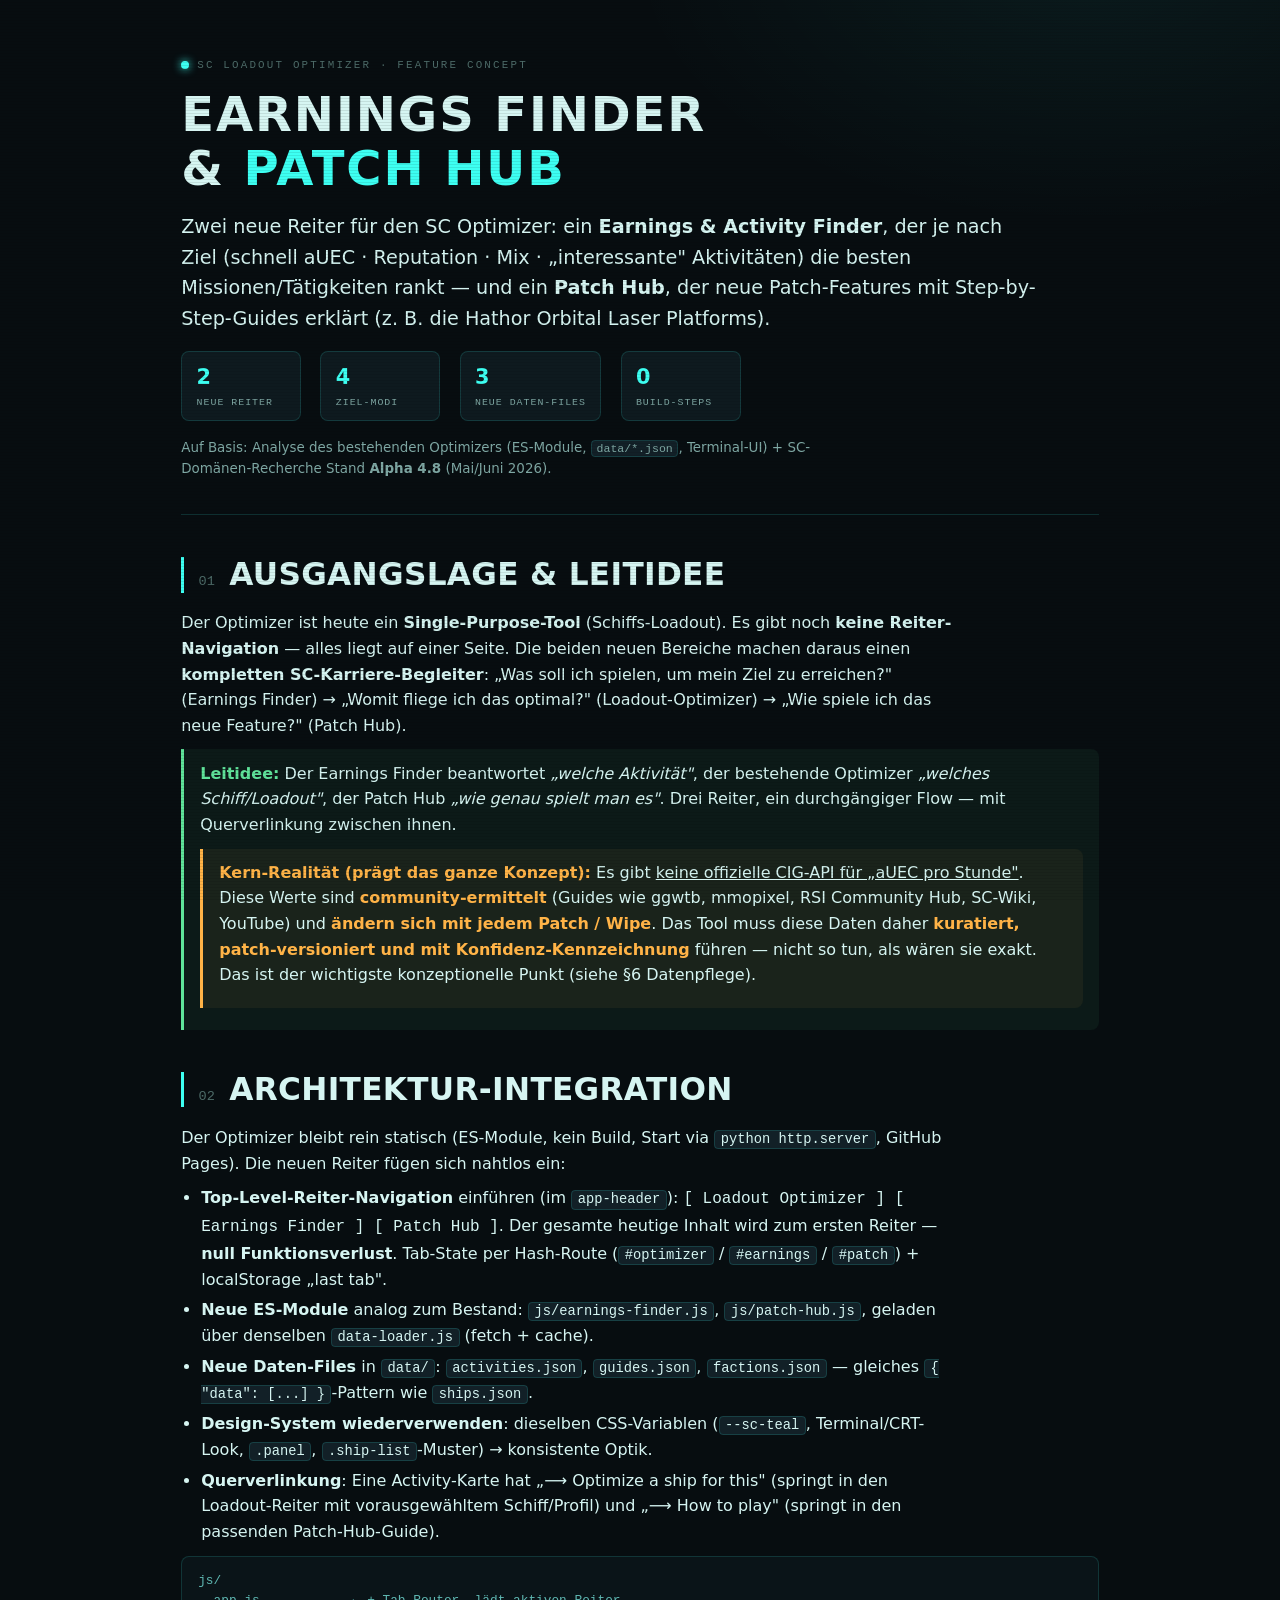
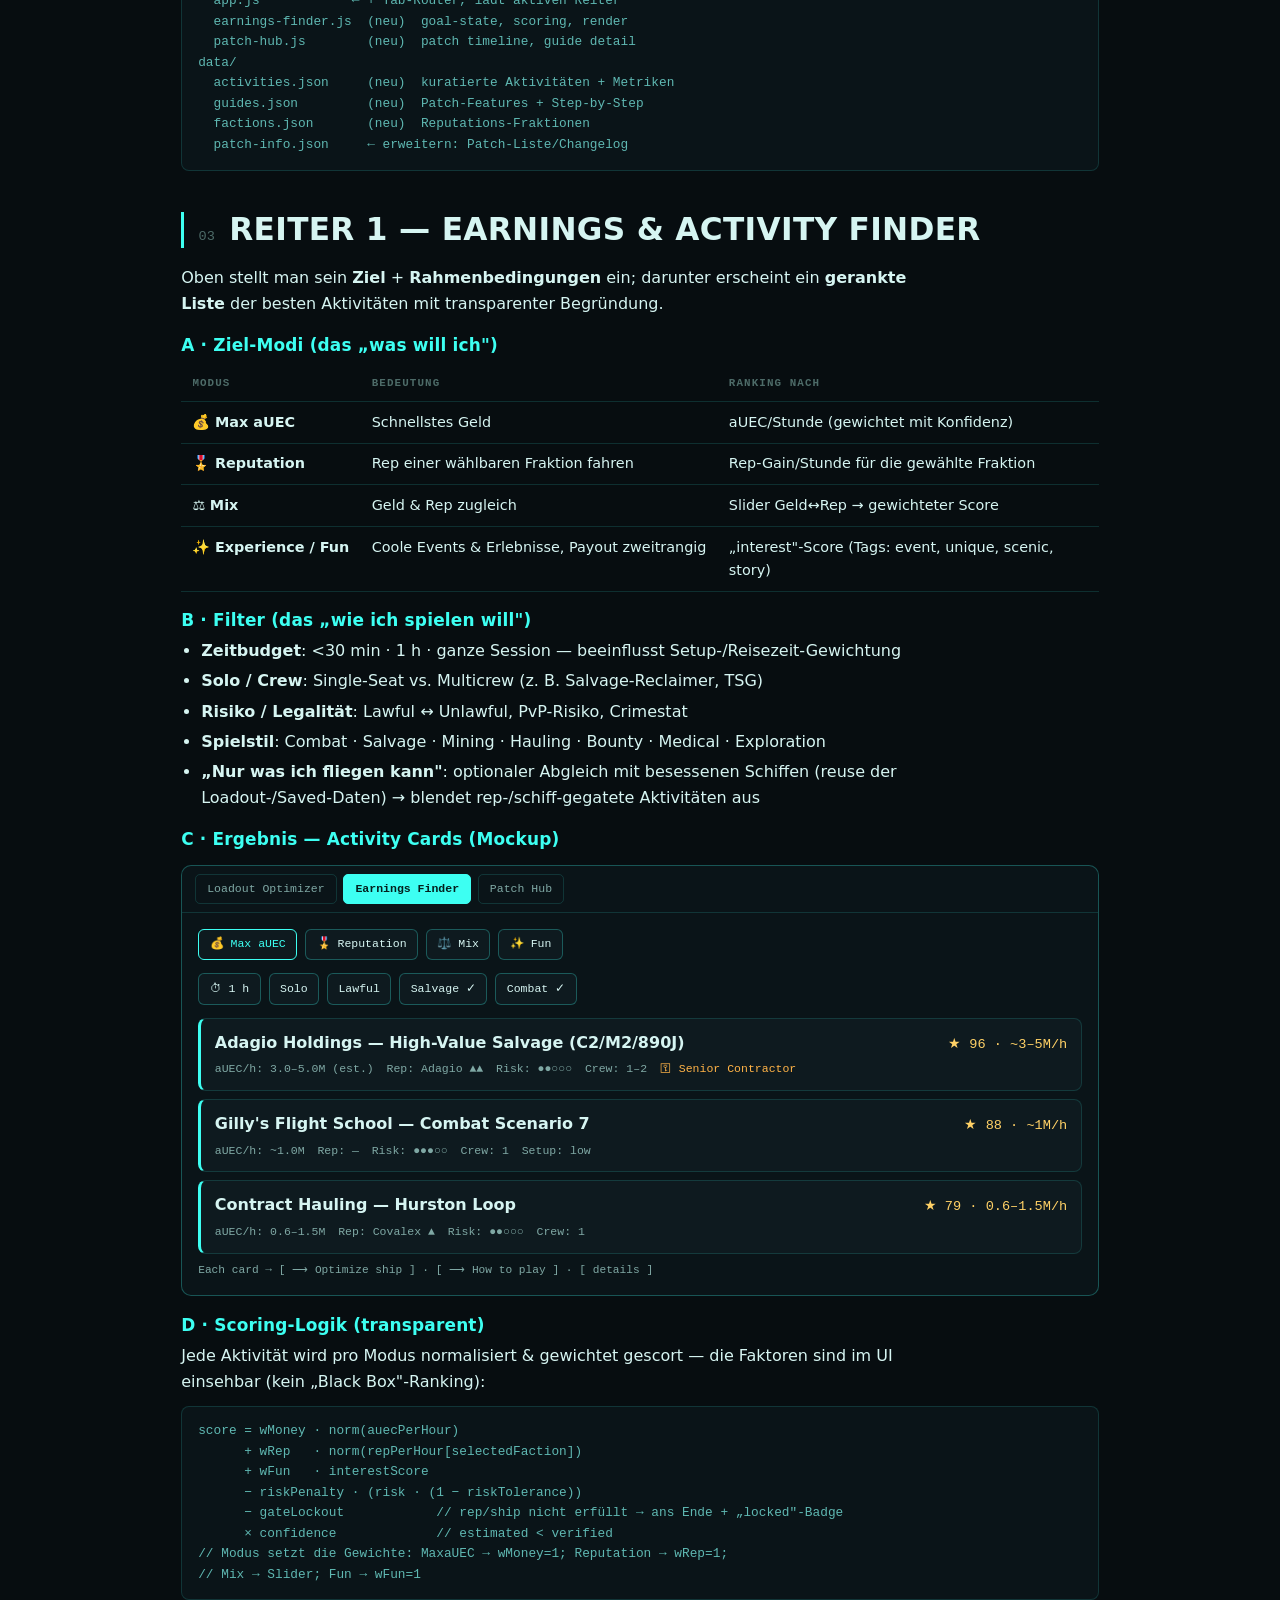
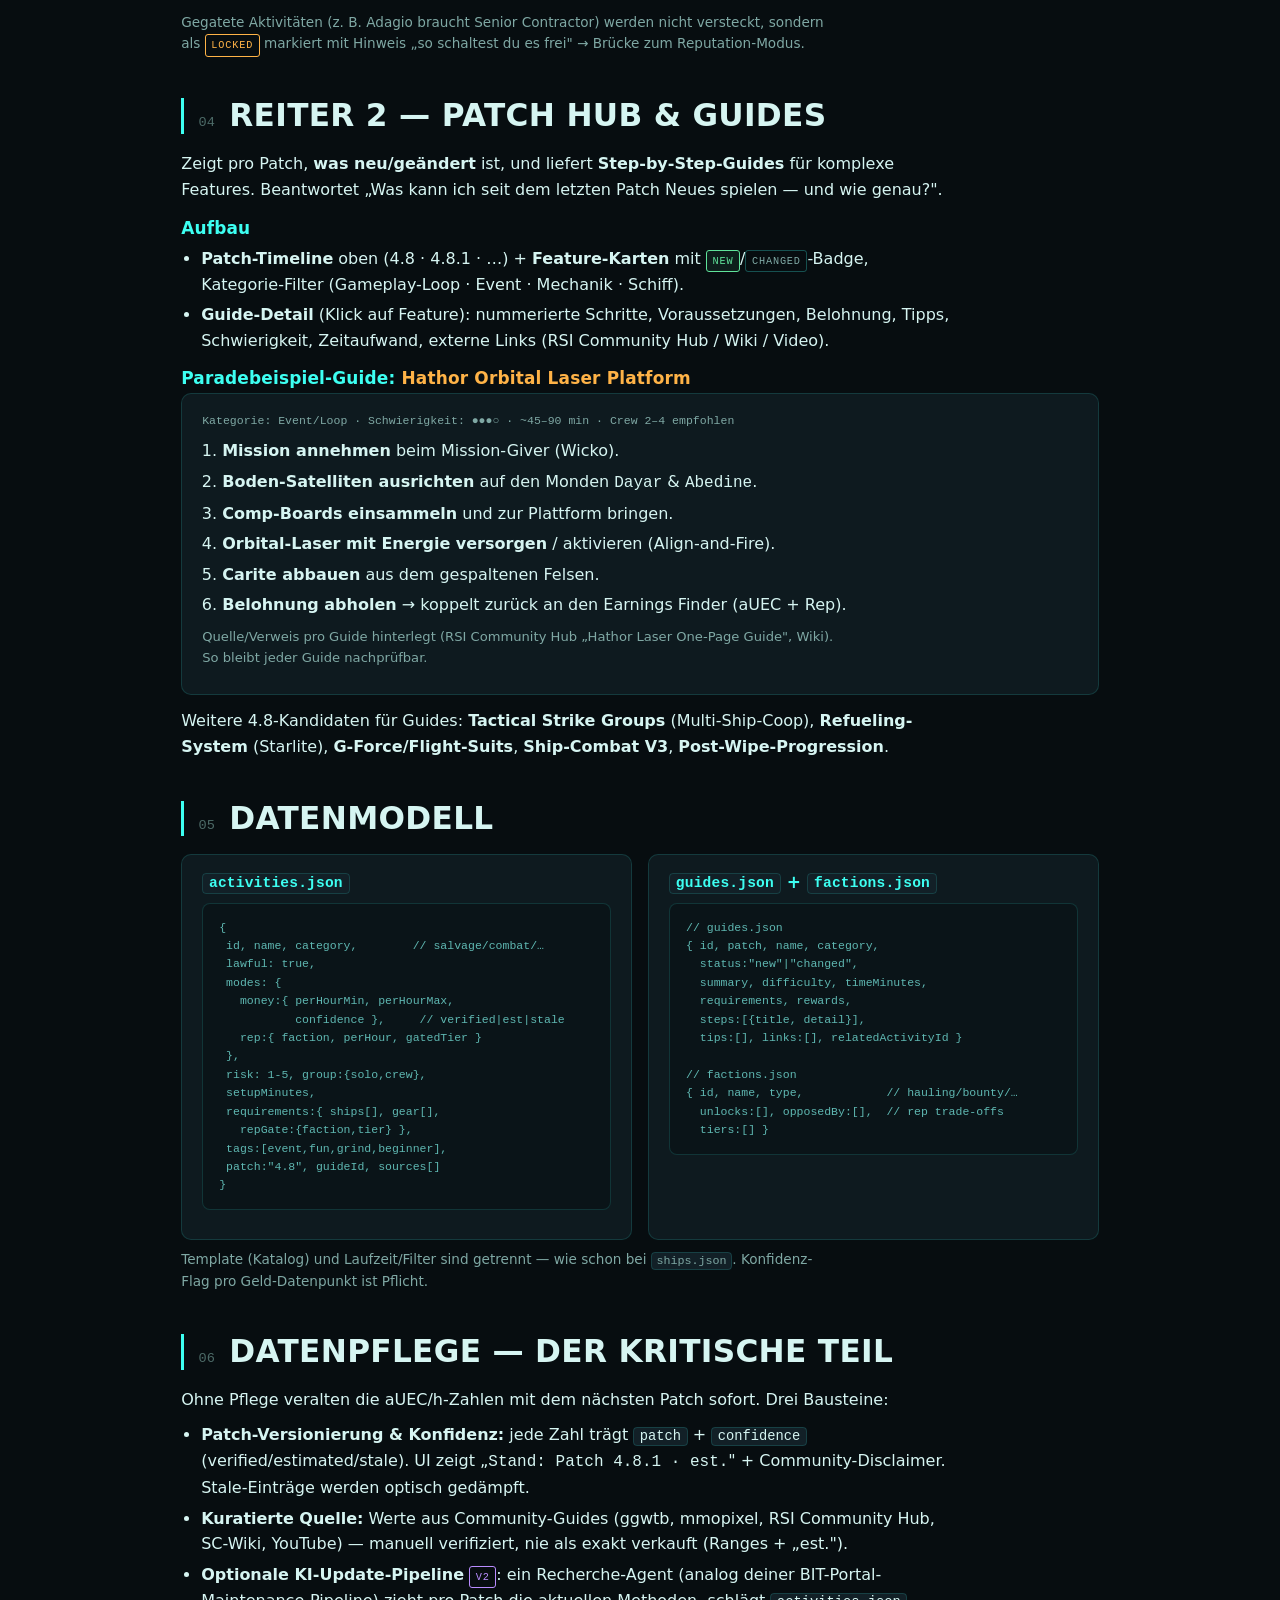
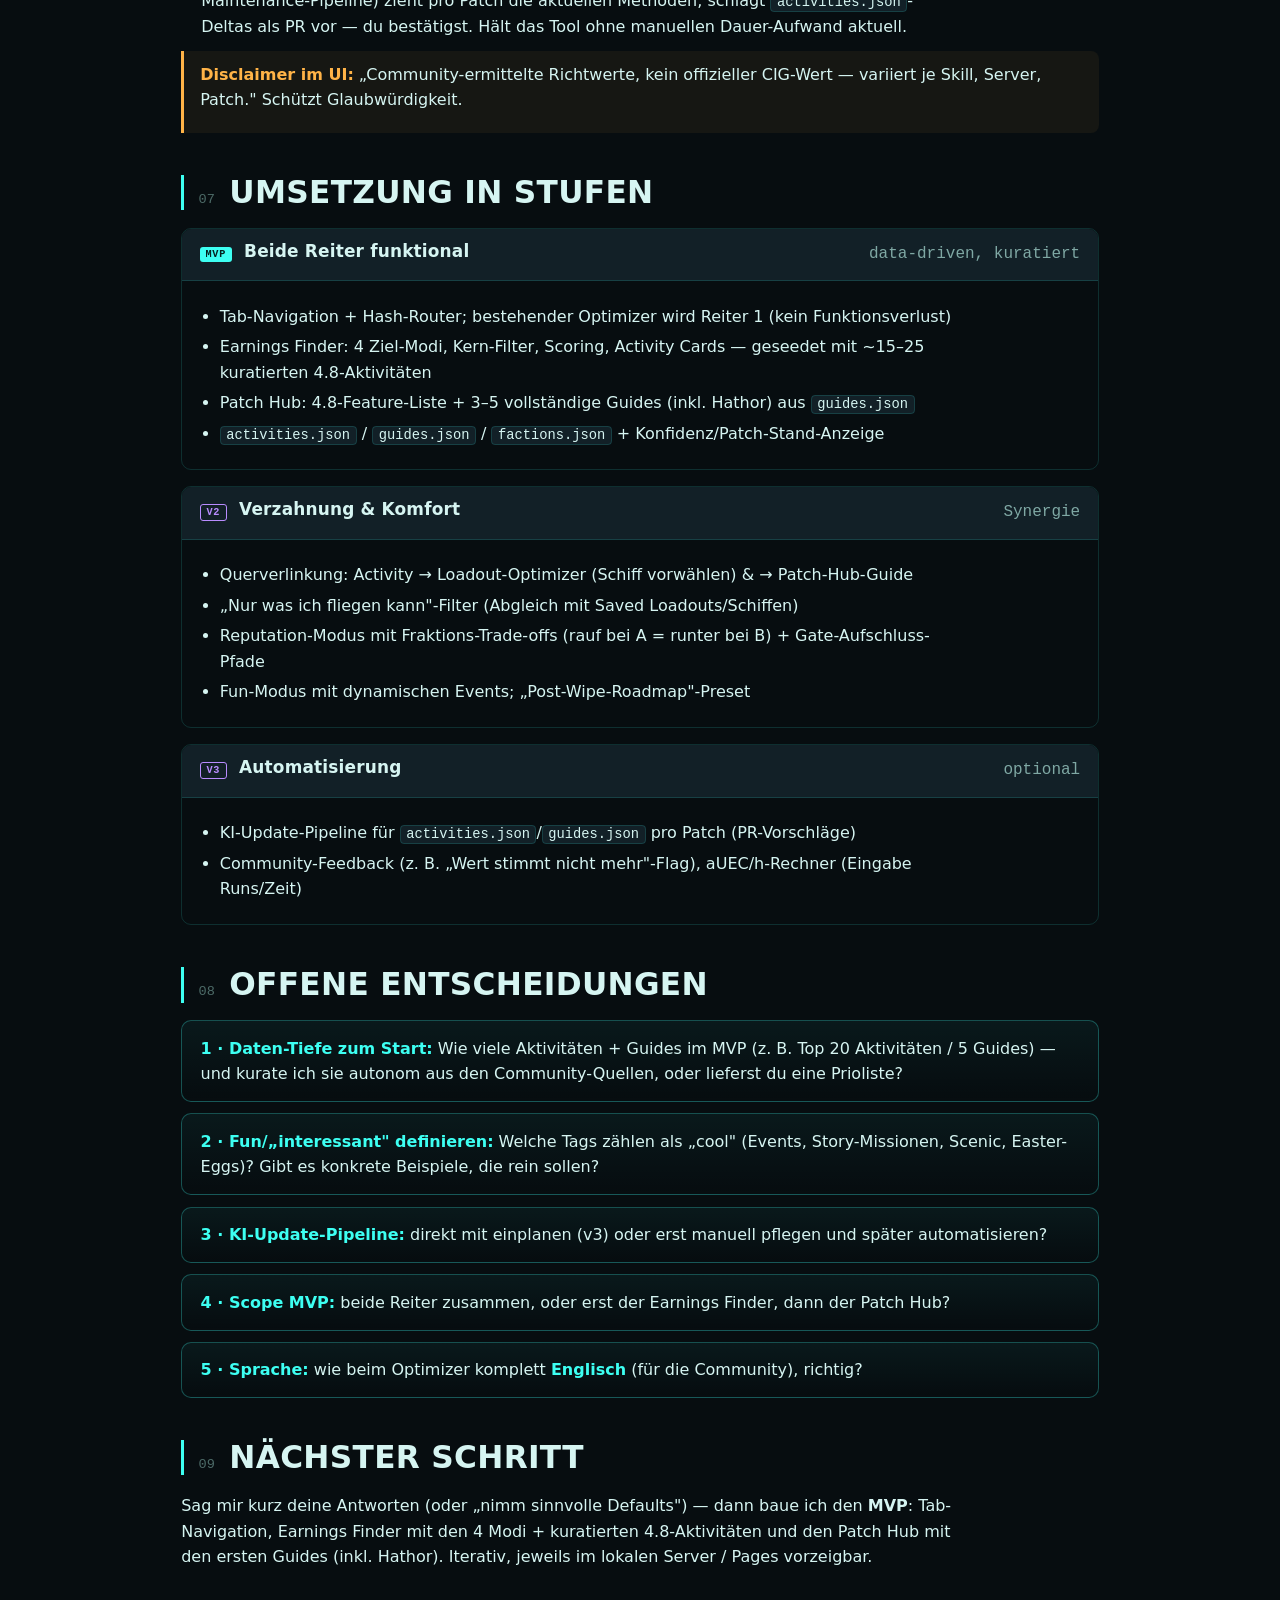
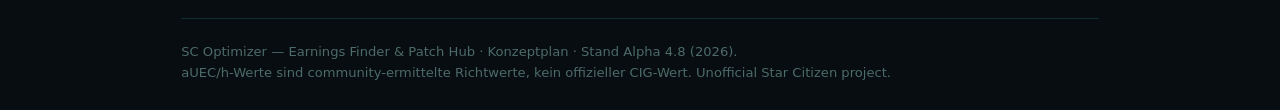
<file: docs/earnings-patchhub-plan.html>
<!DOCTYPE html>
<html lang="de">
<head>
<meta charset="UTF-8" />
<meta name="viewport" content="width=device-width, initial-scale=1.0" />
<title>SC Optimizer — Earnings Finder & Patch Hub · Konzeptplan</title>
<style>
  :root{
    --bg:#070d10; --bg2:#0a1418; --surface:#0e1a1f; --surface2:#122027; --line:rgba(61,255,242,.14); --line2:rgba(61,255,242,.28);
    --teal:#3dfff2; --teal-dim:#5fb8b2; --teal-deep:#1b6b66; --ink:#d6f5f2; --dim:#7fa8a4; --faint:#4d6b68;
    --amber:#ffb347; --gold:#ffd166; --crit:#ff5c6c; --green:#5fe39a; --violet:#b98cff;
    --mono:"Cascadia Code",ui-monospace,"Source Code Pro",Consolas,monospace;
    --sans:system-ui,-apple-system,"Segoe UI",Roboto,sans-serif;
  }
  *{box-sizing:border-box;margin:0;padding:0}
  body{background:var(--bg);color:var(--ink);font-family:var(--sans);line-height:1.6;
    background-image:radial-gradient(60% 50% at 85% -5%,rgba(61,255,242,.06),transparent 60%);background-attachment:fixed}
  .wrap{max-width:1020px;margin:0 auto;padding:clamp(1.1rem,4vw,3.4rem)}
  h1,h2,h3{line-height:1.12;letter-spacing:.01em}
  h1{font-size:clamp(1.9rem,5vw,3rem);text-transform:uppercase;letter-spacing:.04em}
  h2{font-size:clamp(1.35rem,3vw,1.95rem);text-transform:uppercase}
  h3{font-size:1.06rem;margin-bottom:.3rem}
  .mono{font-family:var(--mono)} .teal{color:var(--teal)} .amber{color:var(--amber)} .dim{color:var(--dim)} .muted{color:var(--dim)}
  .kick{font-family:var(--mono);font-size:.72rem;letter-spacing:.28em;text-transform:uppercase;color:var(--teal)}
  a{color:var(--teal)}
  header.top{border-bottom:1px solid var(--line);padding-bottom:1.6rem;margin-bottom:2.4rem}
  .badge{display:inline-flex;gap:.5rem;align-items:center;font-family:var(--mono);font-size:.68rem;letter-spacing:.2em;color:var(--faint);text-transform:uppercase;margin-bottom:.9rem}
  .dot{width:8px;height:8px;border-radius:50%;background:var(--teal);box-shadow:0 0 9px var(--teal)}
  .lead{font-size:clamp(1.02rem,1.6vw,1.2rem);max-width:70ch;color:var(--ink)}
  section{margin:2.6rem 0}
  .sh{display:flex;align-items:baseline;gap:.9rem;border-left:3px solid var(--teal);padding-left:.9rem;margin-bottom:1.1rem}
  .sh .no{font-family:var(--mono);color:var(--faint);font-size:.85rem}
  p{margin:.55rem 0;max-width:76ch} ul,ol{margin:.5rem 0 .5rem 1.25rem} li{margin:.3rem 0;max-width:74ch}
  .card{background:var(--surface);border:1px solid var(--line);border-radius:10px;padding:1.1rem 1.25rem}
  .grid{display:grid;gap:1rem} .g2{grid-template-columns:1fr 1fr}
  @media(max-width:780px){.g2{grid-template-columns:1fr}}
  table{width:100%;border-collapse:collapse;margin:.7rem 0;font-size:.9rem;display:block;overflow-x:auto}
  th,td{text-align:left;padding:.55rem .7rem;border-bottom:1px solid var(--line);vertical-align:top;white-space:nowrap}
  td:last-child,th:last-child{white-space:normal}
  th{font-family:var(--mono);font-size:.68rem;letter-spacing:.1em;text-transform:uppercase;color:var(--faint)}
  code{font-family:var(--mono);font-size:.86em;background:var(--surface2);padding:.08em .4em;border-radius:4px;border:1px solid var(--line)}
  pre{background:var(--bg2);border:1px solid var(--line);border-radius:8px;padding:.9rem 1rem;overflow-x:auto;font-family:var(--mono);font-size:.8rem;color:var(--teal-dim);margin:.7rem 0}
  .pill{display:inline-block;font-family:var(--mono);font-size:.64rem;letter-spacing:.08em;text-transform:uppercase;padding:.18em .55em;border-radius:3px;border:1px solid var(--line2);color:var(--dim)}
  .pill.new{border-color:var(--green);color:var(--green);background:rgba(95,227,154,.08)}
  .pill.mvp{background:var(--teal);color:#04201e;font-weight:700;border:0}
  .pill.v2{border-color:var(--violet);color:var(--violet)}
  .mock{border:1px solid var(--line2);border-radius:10px;overflow:hidden;margin:1rem 0;background:var(--bg2)}
  .mock .bar{display:flex;gap:.4rem;padding:.5rem .8rem;border-bottom:1px solid var(--line);font-family:var(--mono);font-size:.72rem}
  .tab{padding:.3rem .7rem;border-radius:5px;color:var(--dim);border:1px solid var(--line)}
  .tab.on{background:var(--teal);color:#04201e;border-color:var(--teal);font-weight:700}
  .mock .body{padding:1rem}
  .ctrlrow{display:flex;gap:.5rem;flex-wrap:wrap;margin-bottom:.8rem}
  .ctrl{font-family:var(--mono);font-size:.72rem;padding:.35rem .65rem;border:1px solid var(--line2);border-radius:6px;color:var(--ink);background:var(--surface)}
  .ctrl.sel{border-color:var(--teal);color:var(--teal)}
  .acard{border:1px solid var(--line);border-left:3px solid var(--teal);border-radius:8px;padding:.7rem .85rem;margin:.5rem 0;background:var(--surface)}
  .acard .h{display:flex;justify-content:space-between;gap:1rem;align-items:baseline;flex-wrap:wrap}
  .acard .n{font-weight:700;color:var(--ink)} .acard .sc{font-family:var(--mono);color:var(--gold);font-size:.85rem}
  .acard .meta{font-family:var(--mono);font-size:.72rem;color:var(--dim);margin-top:.3rem;display:flex;gap:.8rem;flex-wrap:wrap}
  .rec{border-left:3px solid var(--green);background:rgba(95,227,154,.06);padding:.7rem 1rem;border-radius:0 8px 8px 0;margin:.7rem 0}
  .rec b{color:var(--green)}
  .warn{border-left:3px solid var(--amber);background:rgba(255,179,71,.06);padding:.7rem 1rem;border-radius:0 8px 8px 0;margin:.7rem 0}
  .warn b{color:var(--amber)}
  .q{background:linear-gradient(180deg,rgba(61,255,242,.05),transparent);border:1px solid var(--line2);border-radius:10px;padding:.9rem 1.15rem;margin:.7rem 0}
  .q b{color:var(--teal)}
  .phase{border:1px solid var(--line);border-radius:10px;overflow:hidden;margin:1rem 0}
  .phase .ph{display:flex;justify-content:space-between;align-items:center;gap:1rem;padding:.8rem 1.1rem;background:var(--surface2);border-bottom:1px solid var(--line)}
  .phase .pb{padding:.9rem 1.1rem}
  .stat{display:flex;gap:1.2rem;flex-wrap:wrap;margin:1rem 0}
  .stat .s{background:var(--surface);border:1px solid var(--line);border-radius:8px;padding:.6rem .9rem;min-width:120px}
  .stat .v{font-size:1.3rem;font-weight:800;color:var(--teal)} .stat .l{font-family:var(--mono);font-size:.62rem;letter-spacing:.1em;text-transform:uppercase;color:var(--dim)}
  .foot{margin-top:3rem;border-top:1px solid var(--line);padding-top:1.4rem;color:var(--faint);font-size:.82rem}
  .scanline{position:fixed;inset:0;pointer-events:none;opacity:.18;mix-blend-mode:multiply;background:repeating-linear-gradient(to bottom,transparent 0 2px,rgba(0,0,0,.5) 2px 3px);z-index:99}
</style>
</head>
<body>
<div class="scanline"></div>
<div class="wrap">

<header class="top">
  <div class="badge"><span class="dot"></span> SC LOADOUT OPTIMIZER · FEATURE CONCEPT</div>
  <h1>Earnings Finder<br>&amp; <span class="teal">Patch Hub</span></h1>
  <p class="lead" style="margin-top:1rem">Zwei neue Reiter für den SC Optimizer: ein <b>Earnings &amp; Activity Finder</b>, der je nach Ziel (schnell aUEC · Reputation · Mix · „interessante" Aktivitäten) die besten Missionen/Tätigkeiten rankt — und ein <b>Patch Hub</b>, der neue Patch-Features mit Step-by-Step-Guides erklärt (z.&nbsp;B. die Hathor Orbital Laser Platforms).</p>
  <div class="stat">
    <div class="s"><div class="v">2</div><div class="l">neue Reiter</div></div>
    <div class="s"><div class="v">4</div><div class="l">Ziel-Modi</div></div>
    <div class="s"><div class="v">3</div><div class="l">neue Daten-Files</div></div>
    <div class="s"><div class="v">0</div><div class="l">Build-Steps</div></div>
  </div>
  <p class="dim" style="font-size:.84rem;margin-top:.8rem">Auf Basis: Analyse des bestehenden Optimizers (ES-Module, <code>data/*.json</code>, Terminal-UI) + SC-Domänen-Recherche Stand <b>Alpha 4.8</b> (Mai/Juni 2026).</p>
</header>

<!-- 01 -->
<section>
  <div class="sh"><span class="no">01</span><h2>Ausgangslage &amp; Leitidee</h2></div>
  <p>Der Optimizer ist heute ein <b>Single-Purpose-Tool</b> (Schiffs-Loadout). Es gibt noch <b>keine Reiter-Navigation</b> — alles liegt auf einer Seite. Die beiden neuen Bereiche machen daraus einen <b>kompletten SC-Karriere-Begleiter</b>: „Was soll ich spielen, um mein Ziel zu erreichen?" (Earnings Finder) → „Womit fliege ich das optimal?" (Loadout-Optimizer) → „Wie spiele ich das neue Feature?" (Patch Hub).</p>
  <div class="rec"><b>Leitidee:</b> Der Earnings Finder beantwortet <i>„welche Aktivität"</i>, der bestehende Optimizer <i>„welches Schiff/Loadout"</i>, der Patch Hub <i>„wie genau spielt man es"</i>. Drei Reiter, ein durchgängiger Flow — mit Querverlinkung zwischen ihnen.</p>
  <div class="warn"><b>Kern-Realität (prägt das ganze Konzept):</b> Es gibt <u>keine offizielle CIG-API für „aUEC pro Stunde"</u>. Diese Werte sind <b>community-ermittelt</b> (Guides wie ggwtb, mmopixel, RSI Community Hub, SC-Wiki, YouTube) und <b>ändern sich mit jedem Patch / Wipe</b>. Das Tool muss diese Daten daher <b>kuratiert, patch-versioniert und mit Konfidenz-Kennzeichnung</b> führen — nicht so tun, als wären sie exakt. Das ist der wichtigste konzeptionelle Punkt (siehe §6 Datenpflege).</p>
</section>

<!-- 02 -->
<section>
  <div class="sh"><span class="no">02</span><h2>Architektur-Integration</h2></div>
  <p>Der Optimizer bleibt rein statisch (ES-Module, kein Build, Start via <code>python http.server</code>, GitHub Pages). Die neuen Reiter fügen sich nahtlos ein:</p>
  <ul>
    <li><b>Top-Level-Reiter-Navigation</b> einführen (im <code>app-header</code>): <span class="mono">[ Loadout Optimizer ] [ Earnings Finder ] [ Patch Hub ]</span>. Der gesamte heutige Inhalt wird zum ersten Reiter — <b>null Funktionsverlust</b>. Tab-State per Hash-Route (<code>#optimizer</code> / <code>#earnings</code> / <code>#patch</code>) + localStorage „last tab".</li>
    <li><b>Neue ES-Module</b> analog zum Bestand: <code>js/earnings-finder.js</code>, <code>js/patch-hub.js</code>, geladen über denselben <code>data-loader.js</code> (fetch + cache).</li>
    <li><b>Neue Daten-Files</b> in <code>data/</code>: <code>activities.json</code>, <code>guides.json</code>, <code>factions.json</code> — gleiches <code>{ "data": [...] }</code>-Pattern wie <code>ships.json</code>.</li>
    <li><b>Design-System wiederverwenden</b>: dieselben CSS-Variablen (<code>--sc-teal</code>, Terminal/CRT-Look, <code>.panel</code>, <code>.ship-list</code>-Muster) → konsistente Optik.</li>
    <li><b>Querverlinkung</b>: Eine Activity-Karte hat „⟶ Optimize a ship for this" (springt in den Loadout-Reiter mit vorausgewähltem Schiff/Profil) und „⟶ How to play" (springt in den passenden Patch-Hub-Guide).</li>
  </ul>
  <pre>js/
  app.js            ← + Tab-Router, lädt aktiven Reiter
  earnings-finder.js  (neu)  goal-state, scoring, render
  patch-hub.js        (neu)  patch timeline, guide detail
data/
  activities.json     (neu)  kuratierte Aktivitäten + Metriken
  guides.json         (neu)  Patch-Features + Step-by-Step
  factions.json       (neu)  Reputations-Fraktionen
  patch-info.json     ← erweitern: Patch-Liste/Changelog</pre>
</section>

<!-- 03 -->
<section>
  <div class="sh"><span class="no">03</span><h2>Reiter 1 — Earnings &amp; Activity Finder</h2></div>
  <p>Oben stellt man sein <b>Ziel</b> + <b>Rahmenbedingungen</b> ein; darunter erscheint ein <b>gerankte Liste</b> der besten Aktivitäten mit transparenter Begründung.</p>

  <h3 class="teal" style="margin-top:1.2rem">A · Ziel-Modi (das „was will ich")</h3>
  <table>
    <tr><th>Modus</th><th>Bedeutung</th><th>Ranking nach</th></tr>
    <tr><td>💰 <b>Max aUEC</b></td><td>Schnellstes Geld</td><td>aUEC/Stunde (gewichtet mit Konfidenz)</td></tr>
    <tr><td>🎖️ <b>Reputation</b></td><td>Rep einer wählbaren Fraktion fahren</td><td>Rep-Gain/Stunde für die gewählte Fraktion</td></tr>
    <tr><td>⚖️ <b>Mix</b></td><td>Geld &amp; Rep zugleich</td><td>Slider Geld↔Rep → gewichteter Score</td></tr>
    <tr><td>✨ <b>Experience / Fun</b></td><td>Coole Events &amp; Erlebnisse, Payout zweitrangig</td><td>„interest"-Score (Tags: event, unique, scenic, story)</td></tr>
  </table>

  <h3 class="teal" style="margin-top:1.2rem">B · Filter (das „wie ich spielen will")</h3>
  <ul>
    <li><b>Zeitbudget</b>: &lt;30 min · 1 h · ganze Session — beeinflusst Setup-/Reisezeit-Gewichtung</li>
    <li><b>Solo / Crew</b>: Single-Seat vs. Multicrew (z.&nbsp;B. Salvage-Reclaimer, TSG)</li>
    <li><b>Risiko / Legalität</b>: Lawful ↔ Unlawful, PvP-Risiko, Crimestat</li>
    <li><b>Spielstil</b>: Combat · Salvage · Mining · Hauling · Bounty · Medical · Exploration</li>
    <li><b>„Nur was ich fliegen kann"</b>: optionaler Abgleich mit besessenen Schiffen (reuse der Loadout-/Saved-Daten) → blendet rep-/schiff-gegatete Aktivitäten aus</li>
  </ul>

  <h3 class="teal" style="margin-top:1.2rem">C · Ergebnis — Activity Cards (Mockup)</h3>
  <div class="mock">
    <div class="bar"><span class="tab">Loadout Optimizer</span><span class="tab on">Earnings Finder</span><span class="tab">Patch Hub</span></div>
    <div class="body">
      <div class="ctrlrow"><span class="ctrl sel">💰 Max aUEC</span><span class="ctrl">🎖️ Reputation</span><span class="ctrl">⚖️ Mix</span><span class="ctrl">✨ Fun</span></div>
      <div class="ctrlrow"><span class="ctrl">⏱ 1 h</span><span class="ctrl">Solo</span><span class="ctrl">Lawful</span><span class="ctrl">Salvage ✓</span><span class="ctrl">Combat ✓</span></div>
      <div class="acard"><div class="h"><span class="n">Adagio Holdings — High-Value Salvage (C2/M2/890J)</span><span class="sc">★ 96 · ~3–5M/h</span></div>
        <div class="meta"><span>aUEC/h: 3.0–5.0M (est.)</span><span>Rep: Adagio ▲▲</span><span>Risk: ●●○○○</span><span>Crew: 1–2</span><span class="amber">⚿ Senior Contractor</span></div></div>
      <div class="acard"><div class="h"><span class="n">Gilly's Flight School — Combat Scenario 7</span><span class="sc">★ 88 · ~1M/h</span></div>
        <div class="meta"><span>aUEC/h: ~1.0M</span><span>Rep: —</span><span>Risk: ●●●○○</span><span>Crew: 1</span><span>Setup: low</span></div></div>
      <div class="acard"><div class="h"><span class="n">Contract Hauling — Hurston Loop</span><span class="sc">★ 79 · 0.6–1.5M/h</span></div>
        <div class="meta"><span>aUEC/h: 0.6–1.5M</span><span>Rep: Covalex ▲</span><span>Risk: ●●○○○</span><span>Crew: 1</span></div></div>
      <div class="dim mono" style="font-size:.7rem;margin-top:.5rem">Each card → [ ⟶ Optimize ship ] · [ ⟶ How to play ] · [ details ]</div>
    </div>
  </div>

  <h3 class="teal" style="margin-top:1.2rem">D · Scoring-Logik (transparent)</h3>
  <p>Jede Aktivität wird pro Modus normalisiert &amp; gewichtet gescort — die Faktoren sind im UI einsehbar (kein „Black Box"-Ranking):</p>
  <pre>score = wMoney · norm(auecPerHour)
      + wRep   · norm(repPerHour[selectedFaction])
      + wFun   · interestScore
      − riskPenalty · (risk · (1 − riskTolerance))
      − gateLockout            // rep/ship nicht erfüllt → ans Ende + „locked"-Badge
      × confidence             // estimated < verified
// Modus setzt die Gewichte: MaxaUEC → wMoney=1; Reputation → wRep=1;
// Mix → Slider; Fun → wFun=1
</pre>
  <p class="dim" style="font-size:.85rem">Gegatete Aktivitäten (z.&nbsp;B. Adagio braucht Senior Contractor) werden nicht versteckt, sondern als <span class="pill" style="border-color:var(--amber);color:var(--amber)">locked</span> markiert mit Hinweis „so schaltest du es frei" → Brücke zum Reputation-Modus.</p>
</section>

<!-- 04 -->
<section>
  <div class="sh"><span class="no">04</span><h2>Reiter 2 — Patch Hub &amp; Guides</h2></div>
  <p>Zeigt pro Patch, <b>was neu/geändert</b> ist, und liefert <b>Step-by-Step-Guides</b> für komplexe Features. Beantwortet „Was kann ich seit dem letzten Patch Neues spielen — und wie genau?".</p>
  <h3 class="teal" style="margin-top:1rem">Aufbau</h3>
  <ul>
    <li><b>Patch-Timeline</b> oben (4.8 · 4.8.1 · …) + <b>Feature-Karten</b> mit <span class="pill new">NEW</span>/<span class="pill">CHANGED</span>-Badge, Kategorie-Filter (Gameplay-Loop · Event · Mechanik · Schiff).</li>
    <li><b>Guide-Detail</b> (Klick auf Feature): nummerierte Schritte, Voraussetzungen, Belohnung, Tipps, Schwierigkeit, Zeitaufwand, externe Links (RSI Community Hub / Wiki / Video).</li>
  </ul>
  <h3 class="teal" style="margin-top:1rem">Paradebeispiel-Guide: <span class="amber">Hathor Orbital Laser Platform</span></h3>
  <div class="card">
    <div class="meta dim mono" style="font-size:.72rem;margin-bottom:.4rem">Kategorie: Event/Loop · Schwierigkeit: ●●●○ · ~45–90 min · Crew 2–4 empfohlen</div>
    <ol>
      <li><b>Mission annehmen</b> beim Mission-Giver (Wicko).</li>
      <li><b>Boden-Satelliten ausrichten</b> auf den Monden <span class="mono">Dayar</span> &amp; <span class="mono">Abedine</span>.</li>
      <li><b>Comp-Boards einsammeln</b> und zur Plattform bringen.</li>
      <li><b>Orbital-Laser mit Energie versorgen</b> / aktivieren (Align-and-Fire).</li>
      <li><b>Carite abbauen</b> aus dem gespaltenen Felsen.</li>
      <li><b>Belohnung abholen</b> → koppelt zurück an den Earnings Finder (aUEC + Rep).</li>
    </ol>
    <p class="dim" style="font-size:.82rem;margin-top:.4rem">Quelle/Verweis pro Guide hinterlegt (RSI Community Hub „Hathor Laser One-Page Guide", Wiki). So bleibt jeder Guide nachprüfbar.</p>
  </div>
  <p style="margin-top:.8rem">Weitere 4.8-Kandidaten für Guides: <b>Tactical Strike Groups</b> (Multi-Ship-Coop), <b>Refueling-System</b> (Starlite), <b>G-Force/Flight-Suits</b>, <b>Ship-Combat V3</b>, <b>Post-Wipe-Progression</b>.</p>
</section>

<!-- 05 -->
<section>
  <div class="sh"><span class="no">05</span><h2>Datenmodell</h2></div>
  <div class="grid g2">
    <div class="card"><h3 class="teal"><code>activities.json</code></h3><pre style="font-size:.72rem">{
 id, name, category,        // salvage/combat/…
 lawful: true,
 modes: {
   money:{ perHourMin, perHourMax,
           confidence },     // verified|est|stale
   rep:{ faction, perHour, gatedTier }
 },
 risk: 1-5, group:{solo,crew},
 setupMinutes,
 requirements:{ ships[], gear[],
   repGate:{faction,tier} },
 tags:[event,fun,grind,beginner],
 patch:"4.8", guideId, sources[]
}</pre></div>
    <div class="card"><h3 class="teal"><code>guides.json</code> + <code>factions.json</code></h3><pre style="font-size:.72rem">// guides.json
{ id, patch, name, category,
  status:"new"|"changed",
  summary, difficulty, timeMinutes,
  requirements, rewards,
  steps:[{title, detail}],
  tips:[], links:[], relatedActivityId }

// factions.json
{ id, name, type,            // hauling/bounty/…
  unlocks:[], opposedBy:[],  // rep trade-offs
  tiers:[] }</pre></div>
  </div>
  <p class="dim" style="font-size:.85rem">Template (Katalog) und Laufzeit/Filter sind getrennt — wie schon bei <code>ships.json</code>. Konfidenz-Flag pro Geld-Datenpunkt ist Pflicht.</p>
</section>

<!-- 06 -->
<section>
  <div class="sh"><span class="no">06</span><h2>Datenpflege — der kritische Teil</h2></div>
  <p>Ohne Pflege veralten die aUEC/h-Zahlen mit dem nächsten Patch sofort. Drei Bausteine:</p>
  <ul>
    <li><b>Patch-Versionierung &amp; Konfidenz:</b> jede Zahl trägt <code>patch</code> + <code>confidence</code> (verified/estimated/stale). UI zeigt „<span class="mono">Stand: Patch 4.8.1 · est.</span>" + Community-Disclaimer. Stale-Einträge werden optisch gedämpft.</li>
    <li><b>Kuratierte Quelle:</b> Werte aus Community-Guides (ggwtb, mmopixel, RSI Community Hub, SC-Wiki, YouTube) — manuell verifiziert, nie als exakt verkauft (Ranges + „est.").</li>
    <li><b>Optionale KI-Update-Pipeline</b> <span class="pill v2">v2</span>: ein Recherche-Agent (analog deiner BIT-Portal-Maintenance-Pipeline) zieht pro Patch die aktuellen Methoden, schlägt <code>activities.json</code>-Deltas als PR vor — du bestätigst. Hält das Tool ohne manuellen Dauer-Aufwand aktuell.</li>
  </ul>
  <div class="warn"><b>Disclaimer im UI:</b> „Community-ermittelte Richtwerte, kein offizieller CIG-Wert — variiert je Skill, Server, Patch." Schützt Glaubwürdigkeit.</p></div>
</section>

<!-- 07 -->
<section>
  <div class="sh"><span class="no">07</span><h2>Umsetzung in Stufen</h2></div>
  <div class="phase"><div class="ph"><h3><span class="pill mvp">MVP</span> &nbsp;Beide Reiter funktional</h3><span class="dim mono">data-driven, kuratiert</span></div>
    <div class="pb"><ul>
      <li>Tab-Navigation + Hash-Router; bestehender Optimizer wird Reiter 1 (kein Funktionsverlust)</li>
      <li>Earnings Finder: 4 Ziel-Modi, Kern-Filter, Scoring, Activity Cards — geseedet mit ~15–25 kuratierten 4.8-Aktivitäten</li>
      <li>Patch Hub: 4.8-Feature-Liste + 3–5 vollständige Guides (inkl. Hathor) aus <code>guides.json</code></li>
      <li><code>activities.json</code> / <code>guides.json</code> / <code>factions.json</code> + Konfidenz/Patch-Stand-Anzeige</li>
    </ul></div></div>
  <div class="phase"><div class="ph"><h3><span class="pill v2">v2</span> &nbsp;Verzahnung &amp; Komfort</h3><span class="dim mono">Synergie</span></div>
    <div class="pb"><ul>
      <li>Querverlinkung: Activity → Loadout-Optimizer (Schiff vorwählen) &amp; → Patch-Hub-Guide</li>
      <li>„Nur was ich fliegen kann"-Filter (Abgleich mit Saved Loadouts/Schiffen)</li>
      <li>Reputation-Modus mit Fraktions-Trade-offs (rauf bei A = runter bei B) + Gate-Aufschluss-Pfade</li>
      <li>Fun-Modus mit dynamischen Events; „Post-Wipe-Roadmap"-Preset</li>
    </ul></div></div>
  <div class="phase"><div class="ph"><h3><span class="pill v2">v3</span> &nbsp;Automatisierung</h3><span class="dim mono">optional</span></div>
    <div class="pb"><ul>
      <li>KI-Update-Pipeline für <code>activities.json</code>/<code>guides.json</code> pro Patch (PR-Vorschläge)</li>
      <li>Community-Feedback (z.&nbsp;B. „Wert stimmt nicht mehr"-Flag), aUEC/h-Rechner (Eingabe Runs/Zeit)</li>
    </ul></div></div>
</section>

<!-- 08 -->
<section>
  <div class="sh"><span class="no">08</span><h2>Offene Entscheidungen</h2></div>
  <div class="q"><b>1 · Daten-Tiefe zum Start:</b> Wie viele Aktivitäten + Guides im MVP (z.&nbsp;B. Top 20 Aktivitäten / 5 Guides) — und kurate ich sie autonom aus den Community-Quellen, oder lieferst du eine Prioliste?</div>
  <div class="q"><b>2 · Fun/„interessant" definieren:</b> Welche Tags zählen als „cool" (Events, Story-Missionen, Scenic, Easter-Eggs)? Gibt es konkrete Beispiele, die rein sollen?</div>
  <div class="q"><b>3 · KI-Update-Pipeline:</b> direkt mit einplanen (v3) oder erst manuell pflegen und später automatisieren?</div>
  <div class="q"><b>4 · Scope MVP:</b> beide Reiter zusammen, oder erst der Earnings Finder, dann der Patch Hub?</div>
  <div class="q"><b>5 · Sprache:</b> wie beim Optimizer komplett <b>Englisch</b> (für die Community), richtig?</div>
</section>

<section>
  <div class="sh"><span class="no">09</span><h2>Nächster Schritt</h2></div>
  <p>Sag mir kurz deine Antworten (oder „nimm sinnvolle Defaults") — dann baue ich den <b>MVP</b>: Tab-Navigation, Earnings Finder mit den 4 Modi + kuratierten 4.8-Aktivitäten und den Patch Hub mit den ersten Guides (inkl. Hathor). Iterativ, jeweils im lokalen Server / Pages vorzeigbar.</p>
</section>

<div class="foot">
  SC Optimizer — Earnings Finder &amp; Patch Hub · Konzeptplan · Stand Alpha 4.8 (2026).<br>
  aUEC/h-Werte sind community-ermittelte Richtwerte, kein offizieller CIG-Wert. Unofficial Star Citizen project.
</div>
</div>
</body>
</html>
</file>
